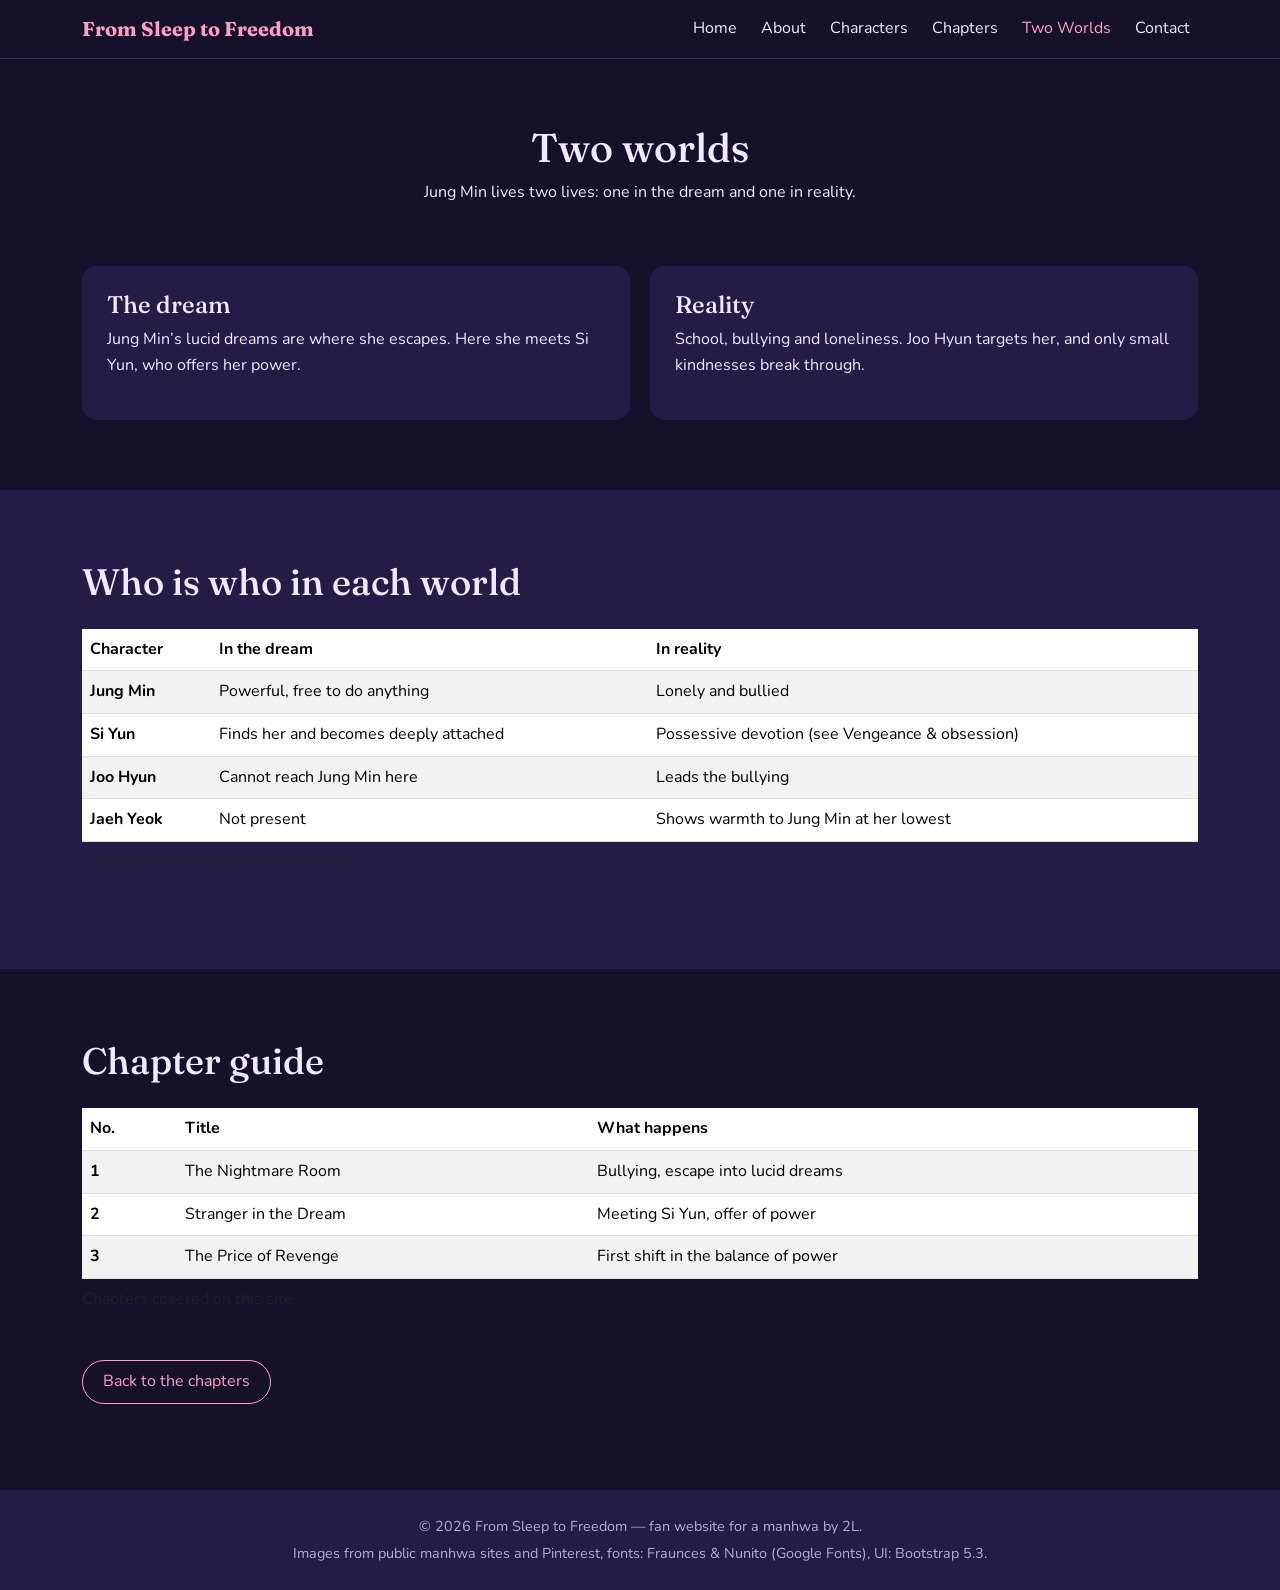
<file: worlds.html>
<!DOCTYPE html>
<html lang="en">
<head>
  <meta charset="UTF-8">
  <meta name="viewport" content="width=device-width, initial-scale=1.0">
  <title>Two Worlds — From Sleep to Freedom</title>
  <link href="https://cdn.jsdelivr.net/npm/bootstrap@5.3.2/dist/css/bootstrap.min.css" rel="stylesheet">
  <link rel="preconnect" href="https://fonts.googleapis.com">
  <link href="https://fonts.googleapis.com/css2?family=Fraunces:wght@600;700&family=Nunito:wght@400;700&display=swap" rel="stylesheet">
  <link rel="stylesheet" href="style.css">
</head>
<body>
  <header>
  <nav class="navbar navbar-expand-lg navbar-dark fixed-top site-nav" aria-label="Main">
    <div class="container">
      <a class="navbar-brand" href="index.html">From Sleep to Freedom</a>
      <button class="navbar-toggler" type="button" data-bs-toggle="collapse" data-bs-target="#navbarNav" aria-label="Toggle menu"><span class="navbar-toggler-icon"></span></button>
      <div class="collapse navbar-collapse" id="navbarNav">
        <ul class="navbar-nav ms-auto align-items-lg-center gap-lg-2">
          <li class="nav-item"><a class="nav-link " href="index.html#hero">Home</a></li>
          <li class="nav-item"><a class="nav-link " href="index.html#about">About</a></li>
          <li class="nav-item"><a class="nav-link " href="index.html#characters">Characters</a></li>
          <li class="nav-item"><a class="nav-link " href="index.html#chapters">Chapters</a></li>
          <li class="nav-item"><a class="nav-link active" href="worlds.html">Two Worlds</a></li>
          <li class="nav-item"><a class="nav-link " href="index.html#contact">Contact</a></li>
        </ul>
      </div>
    </div>
  </nav>
  </header>
  <main>
  <section class="page-hero">
    <div class="container">
      <h1>Two worlds</h1>
      <p>Jung Min lives two lives: one in the dream and one in reality.</p>
    </div>
  </section>
  <section class="pt-4">
    <div class="container">
      <div class="worlds">
        <article><h2 class="h4">The dream</h2><p>Jung Min’s lucid dreams are where she escapes. Here she meets Si Yun, who offers her power.</p></article>
        <article style="border-top-color:var(--muted)"><h2 class="h4">Reality</h2><p>School, bullying and loneliness. Joo Hyun targets her, and only small kindnesses break through.</p></article>
      </div>
    </div>
  </section>
  <section class="alt">
    <div class="container">
      <h2>Who is who in each world</h2>
      <div class="table-responsive">
        <table class="table table-dream table-striped table-hover align-middle">
          <caption>Characters in the dream and in reality</caption>
          <thead><tr><th scope="col">Character</th><th scope="col">In the dream</th><th scope="col">In reality</th></tr></thead>
          <tbody><tr><th scope="row">Jung Min</th><td>Powerful, free to do anything</td><td>Lonely and bullied</td></tr><tr><th scope="row">Si Yun</th><td>Finds her and becomes deeply attached</td><td>Possessive devotion (see Vengeance &amp; obsession)</td></tr><tr><th scope="row">Joo Hyun</th><td>Cannot reach Jung Min here</td><td>Leads the bullying</td></tr><tr><th scope="row">Jaeh Yeok</th><td>Not present</td><td>Shows warmth to Jung Min at her lowest</td></tr></tbody>
        </table>
      </div>
    </div>
  </section>
  <section>
    <div class="container">
      <h2>Chapter guide</h2>
      <div class="table-responsive">
        <table class="table table-dream table-striped table-hover align-middle">
          <caption>Chapters covered on this site</caption>
          <thead><tr><th scope="col">No.</th><th scope="col">Title</th><th scope="col">What happens</th></tr></thead>
          <tbody><tr><th scope="row">1</th><td>The Nightmare Room</td><td>Bullying, escape into lucid dreams</td></tr><tr><th scope="row">2</th><td>Stranger in the Dream</td><td>Meeting Si Yun, offer of power</td></tr><tr><th scope="row">3</th><td>The Price of Revenge</td><td>First shift in the balance of power</td></tr></tbody>
        </table>
      </div>
      <p class="mt-4"><a class="btn-ghost text-decoration-none" href="index.html#chapters">Back to the chapters</a></p>
    </div>
  </section>
  </main>
  <footer>
    <p class="mb-1">&copy; 2026 From Sleep to Freedom — fan website for a manhwa by 2L.</p>
    <p class="mb-0">Images from public manhwa sites and Pinterest, fonts: Fraunces &amp; Nunito (Google Fonts), UI: Bootstrap 5.3.</p>
  </footer>
  <script src="https://cdn.jsdelivr.net/npm/bootstrap@5.3.2/dist/js/bootstrap.bundle.min.js"></script>
</body>
</html>
</file>
<file: style.css>
* {
  box-sizing: border-box;
}

html {
  scroll-behavior: smooth;
}

body {
  padding-top: 64px;
  background: #15112b;
  color: #f1e9ff;
  font-family: 'Nunito', Arial, sans-serif;
  line-height: 1.6;
}

h1, h2, h3, h4, h5 {
  font-family: 'Fraunces', Georgia, serif;
}

h2 {
  font-size: 1.8rem;
  margin-bottom: 25px;
}

a {
  color: #ff9ec4;
}

section {
  padding: 50px 0;
}

.alt {
  background: #241b47;
}


.site-nav {
  background: #15112b;
  border-bottom: 1px solid #3a2f66;
}

.site-nav .navbar-brand {
  font-family: 'Fraunces', Georgia, serif;
  font-weight: 700;
  color: #ff9ec4;
}

.site-nav .nav-link {
  color: #f1e9ff;
}

.site-nav .nav-link:hover,
.site-nav .nav-link.active {
  color: #ff9ec4;
}


.hero {
  min-height: 80vh;
  display: flex;               
  align-items: center;
  text-align: center;
  background: linear-gradient(rgba(21, 17, 43, 0.6), #15112b),
              url('https://cover.imglib.info/uploads/cover/kkum-eseo-jayulo/background/kyt0hpKT2DdP');
  background-size: cover;
  background-position: center;
}

.hero h1 {
  font-size: 2.5rem;
}

.sub {
  color: #b9acd9;
  font-size: 1.1rem;
}


.btn-dream {
  display: inline-block;
  background: #ff9ec4;
  color: #1a1230;
  padding: 10px 25px;
  border-radius: 30px;
  font-weight: 700;
  text-decoration: none;
  border: none;
}

.btn-dream:hover {
  background: #ffd37a;
  color: #1a1230;
}

.btn-ghost {
  display: inline-block;
  border: 1px solid #ff9ec4;
  color: #ff9ec4;
  padding: 8px 20px;
  border-radius: 30px;
  text-decoration: none;
}

.btn-ghost:hover {
  background: #ff9ec4;
  color: #1a1230;
}


.cover {
  border-radius: 15px;
}

.facts {
  display: flex;               
  flex-wrap: wrap;
  gap: 10px;
  margin-bottom: 15px;
}

.facts span {
  background: #2f2459;
  border-radius: 20px;
  padding: 3px 14px;
  font-size: 0.9rem;
}


.characters-grid {
  display: grid;
  grid-template-columns: 1fr;  
  gap: 20px;
}

.character-card {
  background: #2f2459;
  border-radius: 15px;
  padding: 20px;
  text-align: center;
}

.character-card:hover {
  background: #3b2d70;         
}

.character-card img {
  width: 100%;
  height: 250px;
  object-fit: cover;
  border-radius: 10px;
  margin-bottom: 15px;
  filter: grayscale(100%);     
}

.character-card:hover img {
  filter: grayscale(0%);       
}

.role {
  color: #ffd37a;
}


.chapter-card {
  background: #241b47;
  border-radius: 15px;
  overflow: hidden;
  height: 100%;
  display: flex;
  flex-direction: column;
}

.chapter-card img {
  width: 100%;
  height: 220px;
  object-fit: cover;
}

.chapter-card .body {
  padding: 20px;
  display: flex;
  flex-direction: column;
  flex: 1;
}

.chapter-card .btn-ghost {
  margin-top: auto;
  align-self: flex-start;
}


.accordion-button {
  background: #2f2459;
  color: #f1e9ff;
}

.accordion-button:not(.collapsed) {
  background: #3b2d70;
  color: #ffd37a;
}

.accordion-button::after {
  filter: invert(1);
}

.accordion-body {
  background: #241b47;
  color: #f1e9ff;
}

.quote {
  max-width: 700px;
  margin: 0 auto;
  padding: 20px 50px;
  text-align: center;
}

.quote small {
  color: #ffd37a;
}

.dream-form {
  background: #15112b;
  padding: 25px;
  border-radius: 15px;
}

.dream-form .form-control {
  background: #2f2459;
  color: #f1e9ff;
  border: 1px solid #3a2f66;
}


.page-hero {
  padding: 60px 0 20px;
  text-align: center;
}

.worlds {
  display: flex;               
  flex-wrap: wrap;
  gap: 20px;
}

.worlds article {
  flex: 1 1 280px;
  background: #241b47;
  border-radius: 15px;
  padding: 25px;
}


footer {
  background: #241b47;
  color: #b9acd9;
  text-align: center;
  padding: 25px 10px;
  font-size: 0.9rem;
}


@media (min-width: 768px) {
  .characters-grid {
    grid-template-columns: repeat(2, 1fr);  
  }

  .character-card img {
    height: 300px;
  }

  .hero h1 {
    font-size: 4rem;
  }

  h2 {
    font-size: 2.3rem;
  }

  section {
    padding: 70px 0;
  }
}

@media (min-width: 1280px) {
  .characters-grid {
    grid-template-columns: repeat(4, 1fr);   
  }

  .hero h1 {
    font-size: 5rem;
  }
}
</file>
